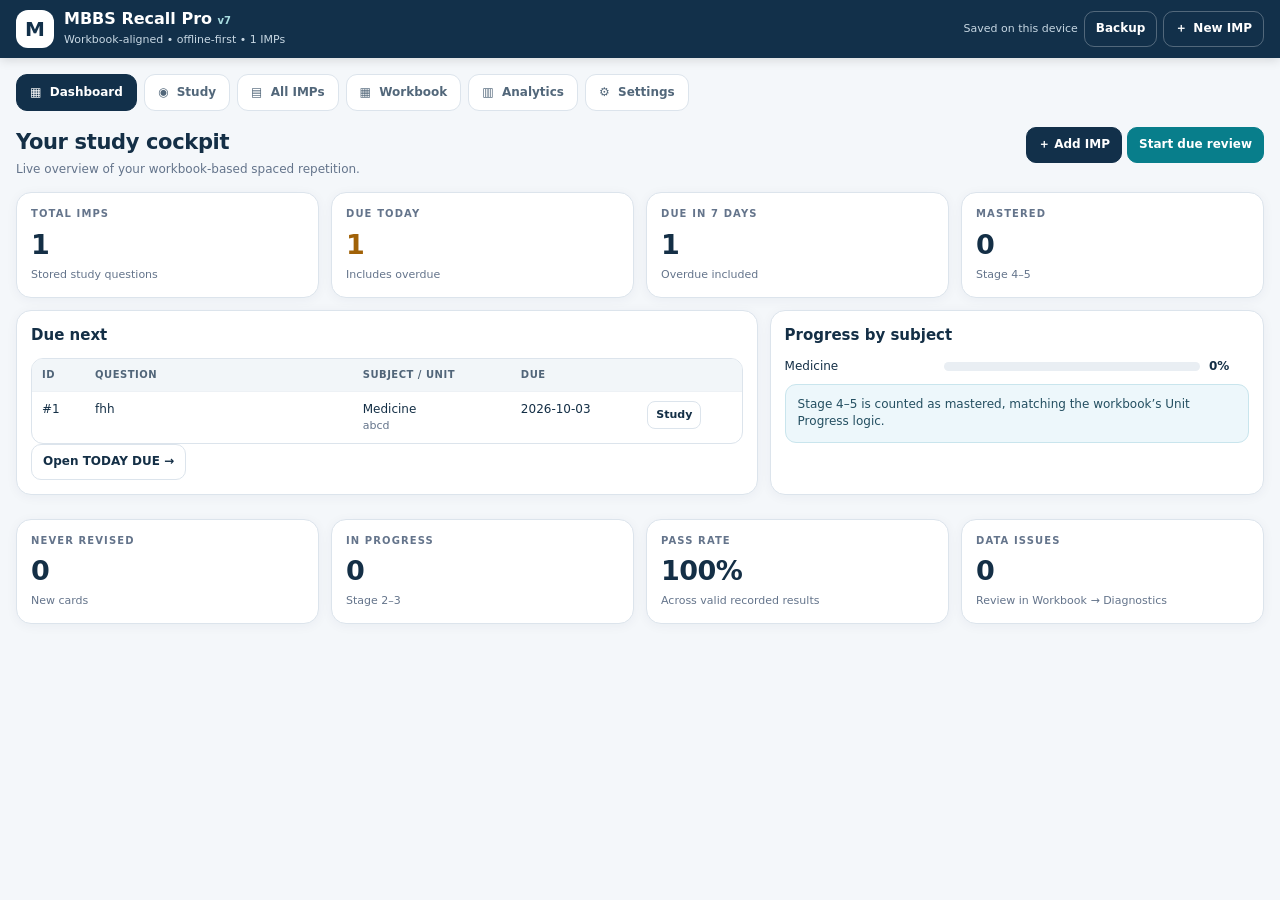
<file: index.html>
<!doctype html><html lang="en"><head><meta charset="utf-8"><meta name="viewport" content="width=device-width,initial-scale=1,viewport-fit=cover"><meta name="theme-color" content="#12304a"><meta name="description" content="Offline-first MBBS spaced repetition and workbook dashboard"><link rel="manifest" href="./manifest.json"><link rel="icon" href="./icon.svg" type="image/svg+xml"><title>MBBS Recall Pro</title><style>
:root{--ink:#142f46;--muted:#64748b;--line:#dce4ec;--paper:#f4f7fa;--card:#fff;--navy:#12304a;--teal:#087e8b;--gold:#e5a000;--red:#b42318;--green:#16845b;--shadow:0 2px 12px #16334b0c}*{box-sizing:border-box}body{margin:0;background:var(--paper);color:var(--ink);font:14px/1.45 system-ui,-apple-system,Segoe UI,Roboto,sans-serif}button,input,select,textarea{font:inherit}button{cursor:pointer}button:disabled{opacity:.45;cursor:not-allowed}a{color:inherit}.app-head{background:var(--navy);color:white;position:sticky;top:0;z-index:20;box-shadow:0 2px 10px #0002}.head-inner{max-width:1500px;margin:auto;padding:10px 16px;display:flex;align-items:center;gap:12px;justify-content:space-between}.brand{display:flex;align-items:center;gap:10px;min-width:0}.logo{width:38px;height:38px;border-radius:12px;background:#fff;color:var(--navy);display:grid;place-items:center;font-weight:900;font-size:20px}.brand-title{font-weight:800;font-size:16px;line-height:1.15}.subline{font-size:11px;color:#c7d7e3;margin-top:3px}.head-actions{display:flex;gap:6px;align-items:center}.btn{border:1px solid var(--line);background:#fff;color:var(--ink);border-radius:10px;padding:8px 11px;font-weight:650;font-size:12px;display:inline-flex;align-items:center;justify-content:center;gap:6px}.btn.primary{background:var(--navy);border-color:var(--navy);color:#fff}.btn.teal{background:var(--teal);border-color:var(--teal);color:#fff}.btn.danger{color:var(--red);border-color:#f2c6c2;background:#fff8f7}.btn.small{padding:5px 8px;font-size:11px;border-radius:8px}.btn.ghost{background:transparent;color:inherit;border-color:#ffffff45}.save-indicator{font-size:11px;color:#c7d7e3;white-space:nowrap}.main{max-width:1500px;margin:auto;padding:16px 16px 94px}.topnav{display:flex;gap:7px;overflow:auto;padding:0 0 12px;scrollbar-width:thin}.navbtn{white-space:nowrap;border:1px solid var(--line);background:white;border-radius:11px;padding:9px 13px;color:#52677a;font-weight:700;font-size:12px}.navbtn.active{background:var(--navy);border-color:var(--navy);color:white}.subnav{display:flex;gap:6px;overflow:auto;margin:0 0 13px;padding-bottom:5px}.subnav button{white-space:nowrap;border:1px solid var(--line);background:#fff;border-radius:9px;padding:7px 10px;font-size:11px;font-weight:700;color:#52677a}.subnav button.active{background:#e1f4f4;color:#075b65;border-color:#9ad5d9}.page-title{display:flex;align-items:flex-start;justify-content:space-between;gap:10px;flex-wrap:wrap;margin:4px 0 14px}.page-title h1{font-size:21px;margin:0 0 3px;letter-spacing:-.35px}.muted{color:var(--muted)}.tiny{font-size:11px}.smalltext{font-size:12px}.grid{display:grid;gap:12px}.metrics{grid-template-columns:repeat(4,minmax(0,1fr))}.metric,.panel{background:var(--card);border:1px solid var(--line);border-radius:15px;box-shadow:var(--shadow)}.metric{padding:14px}.metric .label{font-size:10px;text-transform:uppercase;letter-spacing:1.1px;color:var(--muted);font-weight:800}.metric .value{font-size:27px;font-weight:850;letter-spacing:-.5px;margin:3px 0}.metric .hint{font-size:11px;color:var(--muted)}.panel{padding:14px;margin-bottom:12px;min-width:0}.panel h2{font-size:15px;margin:0 0 11px}.panel h3{font-size:13px;margin:0 0 8px}.split{display:grid;grid-template-columns:1.2fr .8fr;gap:12px}.barline{display:grid;grid-template-columns:minmax(90px,150px) 1fr 40px;gap:9px;align-items:center;margin:9px 0;font-size:12px}.bar{height:9px;background:#e9eef3;border-radius:20px;overflow:hidden}.bar>i{display:block;height:100%;background:var(--teal);border-radius:20px}.toolbar{display:flex;gap:8px;flex-wrap:wrap;align-items:center;margin-bottom:12px}.field,.select,.area{border:1px solid #cbd6e0;background:white;border-radius:10px;padding:9px 10px;min-width:0;color:var(--ink);width:100%;outline:none}.field:focus,.select:focus,.area:focus{border-color:#4a9ba4;box-shadow:0 0 0 3px #087e8b18}.toolbar .field{flex:1;min-width:190px}.toolbar .select{width:auto;min-width:130px}.tablewrap{overflow:auto;border:1px solid var(--line);border-radius:12px;background:white;max-width:100%}table{border-collapse:separate;border-spacing:0;width:100%;font-size:12px;white-space:nowrap}th,td{padding:9px 10px;border-bottom:1px solid #edf1f5;text-align:left;vertical-align:top}th{background:#f2f6f9;color:#516579;font-size:10px;text-transform:uppercase;letter-spacing:.5px;position:sticky;top:0;z-index:1}tbody tr:last-child td{border-bottom:0}tbody tr:hover{background:#f7fbfd}td.wrap{white-space:normal;min-width:190px;max-width:380px}.pill{display:inline-flex;align-items:center;border-radius:999px;padding:3px 7px;font-size:10px;font-weight:800;background:#edf2f6;color:#506579}.pill.due{background:#fff0d2;color:#8a5200}.pill.pass{background:#dff6eb;color:#126b4a}.pill.fail{background:#fde8e7;color:#a12620}.pill.partial{background:#fff2d9;color:#8a5a00}.pill.issue{background:#ffebe9;color:#a12620}.pill.done{background:#e1f4eb;color:#176f4d}.actions{display:flex;gap:5px;align-items:center}.empty{padding:30px 12px;text-align:center;color:var(--muted)}.pagination{display:flex;justify-content:space-between;gap:8px;align-items:center;padding:10px 2px 0;flex-wrap:wrap}.formgrid{display:grid;grid-template-columns:repeat(2,minmax(0,1fr));gap:11px}.formfield{display:flex;flex-direction:column;gap:5px;font-size:11px;font-weight:750;color:#52677a}.formfield.full{grid-column:1/-1}.formfield textarea{min-height:76px;resize:vertical}.modal-backdrop{position:fixed;inset:0;background:#102a43a8;z-index:50;display:flex;align-items:flex-start;justify-content:center;padding:16px;overflow:auto}.modal{background:white;border-radius:17px;width:min(700px,100%);margin:auto;box-shadow:0 20px 70px #0003;overflow:hidden}.modalhead{display:flex;justify-content:space-between;align-items:center;padding:14px 17px;border-bottom:1px solid var(--line)}.modalhead h2{margin:0;font-size:16px}.modalbody{padding:16px}.modalfoot{display:flex;justify-content:flex-end;gap:8px;padding:12px 16px;border-top:1px solid var(--line)}.notice{padding:11px 12px;border-radius:11px;background:#edf7fb;border:1px solid #c9e5ed;color:#244f61;font-size:12px;margin:8px 0}.notice.warn{background:#fff7e7;border-color:#f4dca8;color:#77520c}.notice.error{background:#fff1f0;border-color:#f4c9c6;color:#922d27}.notice.good{background:#eaf8f0;border-color:#c6ead5;color:#176847}.studycard{max-width:850px;margin:0 auto}.question{font-size:22px;font-weight:800;line-height:1.3;margin:14px 0}.answer{white-space:pre-wrap;line-height:1.65;padding:14px;background:#f5f8fb;border:1px solid var(--line);border-radius:12px}.grade-row{display:grid;grid-template-columns:repeat(3,1fr);gap:8px}.grade{padding:14px 8px;border-radius:12px;font-weight:850;border:1px solid var(--line);background:white}.grade.fail{color:#a12620;border-color:#f1c7c4}.grade.partial{color:#8a5a00;border-color:#f0d7a1}.grade.pass{color:#126b4a;border-color:#b9e6d0}.subjectgrid{display:grid;grid-template-columns:repeat(3,minmax(0,1fr));gap:8px}.subjectcard{border:1px solid var(--line);border-radius:12px;padding:12px;background:#fff;text-align:left}.subjectcard strong{display:block;font-size:12px;margin-bottom:6px}.subjectcard .substats{font-size:11px;color:var(--muted)}.subjectcard:hover{border-color:#76bfc4;background:#f7ffff}.settinggrid{display:grid;grid-template-columns:repeat(3,minmax(0,1fr));gap:10px}.settingcard{border:1px solid var(--line);border-radius:12px;padding:12px;background:#fff}.hidden{display:none!important}.mobilebar{display:none}.footnote{font-size:11px;color:var(--muted);line-height:1.5}.toast-area{position:fixed;z-index:80;bottom:18px;right:18px;display:flex;flex-direction:column;gap:7px;max-width:min(390px,calc(100vw - 36px))}.toast{padding:11px 13px;background:#15364d;color:white;border-radius:11px;box-shadow:0 6px 25px #0003;font-size:12px}.toast button{margin-left:10px;border:1px solid #ffffff66;background:#ffffff18;color:white;border-radius:7px;padding:3px 6px}.kbd{font:11px ui-monospace,monospace;border:1px solid #cbd5e1;border-radius:5px;padding:2px 5px;background:#f8fafc}.checkrow{display:flex;align-items:center;gap:8px;font-size:12px}.statusrow{display:flex;gap:8px;align-items:center;flex-wrap:wrap}.progressline{height:7px;background:#e7edf2;border-radius:9px;overflow:hidden}.progressline span{display:block;height:100%;background:var(--teal)}
@media(max-width:850px){.metrics{grid-template-columns:repeat(2,minmax(0,1fr))}.split{grid-template-columns:1fr}.settinggrid{grid-template-columns:repeat(2,minmax(0,1fr))}.head-actions .wide{display:none}.main{padding:12px 10px 100px}.head-inner{padding:9px 10px}.subline{max-width:240px;white-space:nowrap;overflow:hidden;text-overflow:ellipsis}.mobilebar{display:flex;position:fixed;z-index:30;bottom:0;left:0;right:0;padding:7px max(8px,env(safe-area-inset-left)) calc(7px + env(safe-area-inset-bottom));background:#fff;border-top:1px solid var(--line);justify-content:space-around;box-shadow:0 -5px 20px #18334a0d}.mobilebar button{border:0;background:transparent;display:flex;flex-direction:column;align-items:center;gap:2px;padding:5px 7px;color:#607387;font-size:10px;font-weight:750}.mobilebar button.active{color:var(--teal)}.mobilebar .ico{font-size:18px}.topnav{display:none}.main{padding-bottom:105px}.question{font-size:20px}.subjectgrid{grid-template-columns:repeat(2,minmax(0,1fr))}}@media(max-width:480px){.metrics{gap:8px}.metric{padding:11px}.metric .value{font-size:24px}.panel{padding:11px}.formgrid{grid-template-columns:1fr}.formfield.full{grid-column:auto}.settinggrid{grid-template-columns:1fr}.page-title h1{font-size:19px}.head-actions .btn{padding:7px 8px}.brand-title{font-size:14px}.logo{width:34px;height:34px}.grade-row{gap:6px}.grade{font-size:12px}.barline{grid-template-columns:90px 1fr 34px;gap:6px}}
</style></head><body><header class="app-head"><div class="head-inner"><div class="brand"><div class="logo">M</div><div><div class="brand-title">MBBS Recall Pro <span style="font-size:10px;color:#a8dce0">v7</span></div><div class="subline" id="headStatus">Workbook-aligned • offline-first • loading…</div></div></div><div class="head-actions"><span class="save-indicator" id="saveStatus">Starting…</span><button class="btn ghost wide" data-action="export-json">Backup</button><button class="btn ghost" data-action="add-card">＋ <span class="wide">New IMP</span></button></div></div></header><main class="main"><nav class="topnav" id="topnav"></nav><div id="view"></div></main><nav class="mobilebar" id="mobilebar"></nav><div class="toast-area" id="toasts" aria-live="polite"></div><div id="modalroot"></div><input id="fileInput" type="file" accept=".json,.csv,.xlsx,application/json,text/csv,application/vnd.openxmlformats-officedocument.spreadsheetml.sheet" hidden><script src="./engine.js"></script><script src="./workbook-seed.js"></script><script src="./xlsx-import.js"></script><script src="./app.js"></script></body></html>
</file>
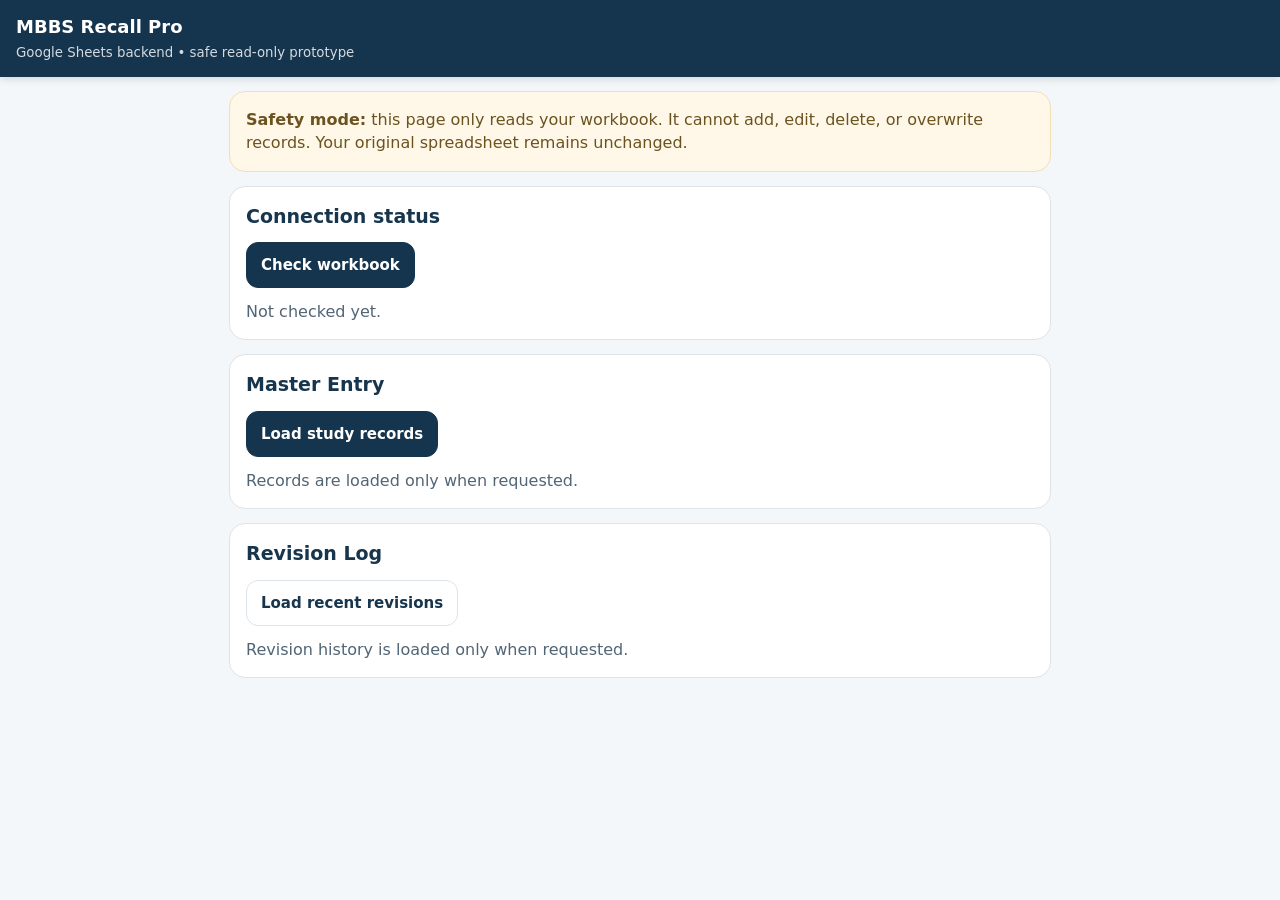
<file: apps-script-backend/Index.html>
<!doctype html>
<html>
<head>
  <base target="_top">
  <meta charset="utf-8">
  <meta name="viewport" content="width=device-width, initial-scale=1, viewport-fit=cover">
  <style>
    :root { color-scheme: light; --ink:#17364d; --muted:#526575; --line:#dce4e9; --paper:#f3f7f9; --white:#fff; --accent:#15344d; }
    * { box-sizing:border-box; }
    body { margin:0; font:16px/1.45 system-ui,-apple-system,Roboto,Arial,sans-serif; background:var(--paper); color:var(--ink); }
    header { position:sticky; top:0; z-index:2; padding:14px 16px; background:var(--accent); color:white; box-shadow:0 2px 8px #0002; }
    header strong { display:block; font-size:18px; }
    header small { opacity:.82; }
    main { max-width:850px; margin:0 auto; padding:14px; padding-bottom:40px; }
    .notice,.panel { background:var(--white); border:1px solid var(--line); border-radius:16px; padding:16px; margin-bottom:14px; }
    .notice { background:#fff8e8; border-color:#f0dfb7; color:#6b531f; }
    h2 { font-size:19px; margin:0 0 12px; }
    .actions { display:flex; gap:8px; flex-wrap:wrap; }
    button { border:1px solid var(--line); border-radius:12px; padding:12px 14px; background:white; color:var(--ink); font:600 15px system-ui; min-height:46px; }
    button.primary { background:var(--accent); color:white; border-color:var(--accent); }
    button:disabled { opacity:.55; }
    .status { margin-top:12px; color:var(--muted); overflow-wrap:anywhere; }
    .summary { color:var(--muted); font-size:14px; margin-bottom:10px; }
    .record { border:1px solid var(--line); border-radius:12px; padding:12px; margin:10px 0; background:white; }
    .record-head { font-weight:750; margin-bottom:8px; display:flex; gap:8px; justify-content:space-between; }
    .field { display:grid; grid-template-columns:minmax(95px, 34%) minmax(0,1fr); gap:10px; padding:6px 0; border-top:1px solid #edf1f3; }
    .key { color:var(--muted); font-size:13px; font-weight:650; }
    .val { min-width:0; overflow-wrap:anywhere; white-space:pre-wrap; }
    .empty { color:var(--muted); padding:12px 0; }
    .tag { font-size:12px; background:#e9f5ed; color:#226640; padding:3px 8px; border-radius:20px; }
    @media (min-width:650px) { .record-grid { display:grid; grid-template-columns:1fr 1fr; gap:10px; } .record { margin:0; } }
  </style>
</head>
<body>
  <header>
    <strong>MBBS Recall Pro</strong>
    <small>Google Sheets backend • safe read-only prototype</small>
  </header>
  <main>
    <div class="notice"><strong>Safety mode:</strong> this page only reads your workbook. It cannot add, edit, delete, or overwrite records. Your original spreadsheet remains unchanged.</div>
    <section class="panel">
      <h2>Connection status</h2>
      <div class="actions"><button class="primary" id="check">Check workbook</button></div>
      <div class="status" id="status" role="status">Not checked yet.</div>
    </section>
    <section class="panel">
      <h2>Master Entry</h2>
      <div class="actions"><button class="primary" id="loadMaster">Load study records</button></div>
      <div class="status" id="masterStatus">Records are loaded only when requested.</div>
      <div id="master"></div>
    </section>
    <section class="panel">
      <h2>Revision Log</h2>
      <div class="actions"><button id="loadRevisions">Load recent revisions</button></div>
      <div class="status" id="revisionStatus">Revision history is loaded only when requested.</div>
      <div id="revisions"></div>
    </section>
  </main>
<script>
  const byId = id => document.getElementById(id);
  function busy(button, yes) { button.disabled = yes; button.dataset.oldText ||= button.textContent; button.textContent = yes ? 'Loading…' : button.dataset.oldText; }
  function errorText(err) { return (err && err.message) ? err.message : String(err || 'Unknown error'); }
  function safeText(value) { return value == null || value === '' ? '—' : String(value); }

  byId('check').addEventListener('click', () => {
    const button = byId('check'); busy(button, true); byId('status').textContent = 'Checking…';
    google.script.run.withSuccessHandler(data => {
      busy(button, false);
      byId('status').textContent = 'Connected to "' + data.title + '". ' + data.sheets.length + ' tabs found. Read-only mode confirmed.';
    }).withFailureHandler(err => { busy(button, false); byId('status').textContent = 'Could not connect: ' + errorText(err); }).getBackendStatus();
  });

  function renderRecords(targetId, statusId, data) {
    const target = byId(targetId); target.replaceChildren();
    byId(statusId).textContent = data.count + ' non-empty record(s) found.' + (data.truncated ? ' Showing a limited sample.' : '');
    if (!data.records.length) { target.innerHTML = '<div class="empty">No records found in this range.</div>'; return; }
    const grid = document.createElement('div'); grid.className = 'record-grid';
    data.records.forEach(item => {
      const card = document.createElement('article'); card.className = 'record';
      const head = document.createElement('div'); head.className = 'record-head';
      const title = document.createElement('span'); title.textContent = 'Sheet row ' + item.sheetRow;
      const tag = document.createElement('span'); tag.className = 'tag'; tag.textContent = item.values[0] ? 'ID ' + item.values[0] : 'No ID';
      head.append(title, tag); card.append(head);
      item.values.forEach((value, i) => {
        if (value === '' || value == null) return;
        const field = document.createElement('div'); field.className = 'field';
        const key = document.createElement('div'); key.className = 'key'; key.textContent = data.headers[i] || ('Column ' + (i + 1));
        const val = document.createElement('div'); val.className = 'val'; val.textContent = safeText(value);
        field.append(key, val); card.append(field);
      });
      grid.append(card);
    });
    target.append(grid);
  }

  byId('loadMaster').addEventListener('click', () => {
    const button = byId('loadMaster'); busy(button, true); byId('masterStatus').textContent = 'Reading Master Entry…';
    google.script.run.withSuccessHandler(data => { busy(button, false); renderRecords('master','masterStatus',data); })
      .withFailureHandler(err => { busy(button, false); byId('masterStatus').textContent = 'Read failed: ' + errorText(err); }).getMasterRecords(200);
  });
  byId('loadRevisions').addEventListener('click', () => {
    const button = byId('loadRevisions'); busy(button, true); byId('revisionStatus').textContent = 'Reading Revision Log…';
    google.script.run.withSuccessHandler(data => { busy(button, false); renderRecords('revisions','revisionStatus',data); })
      .withFailureHandler(err => { busy(button, false); byId('revisionStatus').textContent = 'Read failed: ' + errorText(err); }).getRecentRevisions(100);
  });
</script>
</body>
</html>
</file>
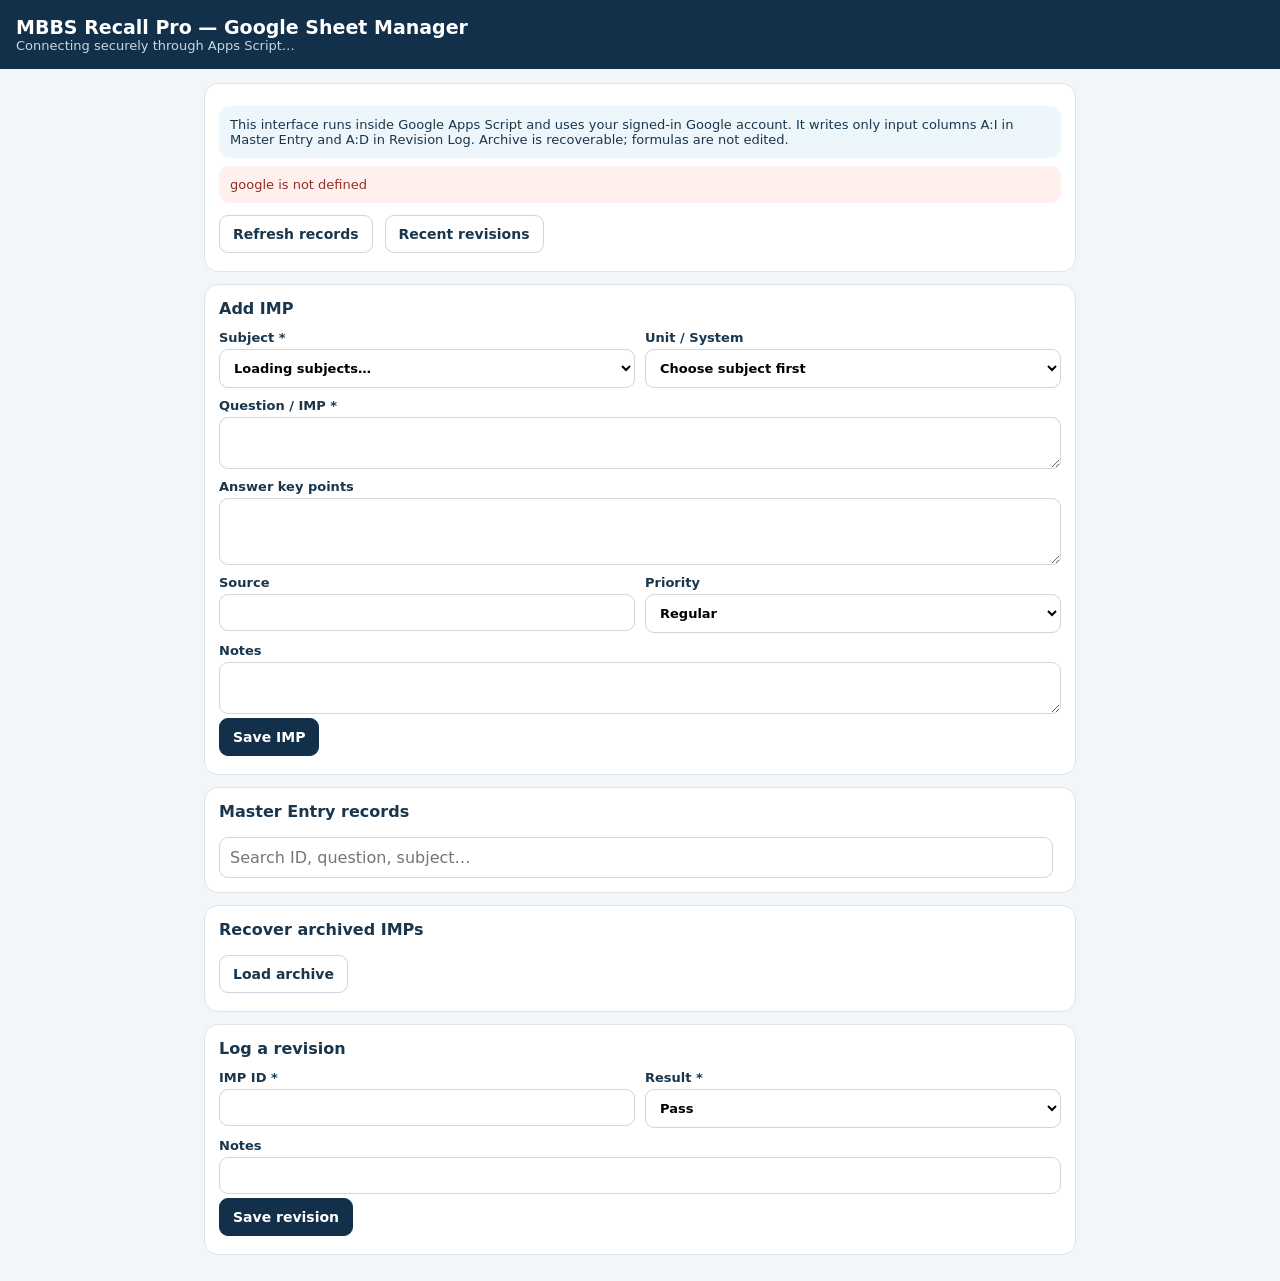
<file: apps-script/Index.html>
<!doctype html>
<html><head><base target="_top"><meta name="viewport" content="width=device-width,initial-scale=1">
<style>
:root{font:16px system-ui;color:#19364c;background:#f3f6f9}*{box-sizing:border-box}body{margin:0}header{background:#12304a;color:white;padding:16px;position:sticky;top:0}main{max-width:900px;margin:auto;padding:14px}.panel{background:white;border:1px solid #dce4ec;border-radius:14px;padding:14px;margin:0 0 12px}h1{font-size:19px;margin:0}h2{font-size:16px;margin:0 0 12px}.muted{color:#657789;font-size:13px}.notice{padding:11px;border-radius:10px;background:#edf7fb;margin:8px 0;font-size:13px}.error{background:#fff0ee;color:#922d27}.good{background:#eaf8f0;color:#176847}.grid{display:grid;grid-template-columns:1fr 1fr;gap:10px}.field{display:block;width:100%;padding:10px;border:1px solid #cbd6e0;border-radius:9px;background:white;font:inherit;margin-top:4px}.full{grid-column:1/-1}label{font-size:13px;font-weight:650}.btn{padding:10px 13px;border:1px solid #cbd6e0;border-radius:9px;background:white;font:600 14px system-ui;color:#19364c;margin:4px 4px 4px 0}.primary{background:#12304a;color:white;border-color:#12304a}.danger{color:#a12620}.item{border-top:1px solid #e7edf2;padding:11px 0}.item strong{display:block}.pill{font-size:11px;background:#edf2f6;border-radius:99px;padding:3px 7px}.row{display:flex;gap:8px;flex-wrap:wrap;align-items:center}.hide{display:none!important}@media(max-width:600px){.grid{grid-template-columns:1fr}.full{grid-column:auto}main{padding:9px}.panel{padding:12px}}
</style></head><body>
<header><h1>MBBS Recall Pro — Google Sheet Manager</h1><div id="subtitle" class="muted" style="color:#c7d7e3">Connecting securely through Apps Script…</div></header>
<main><section class="panel"><div class="notice">This interface runs inside Google Apps Script and uses your signed-in Google account. It writes only input columns A:I in Master Entry and A:D in Revision Log. Archive is recoverable; formulas are not edited.</div><div id="status" class="notice">Loading workbook…</div><div class="row"><button class="btn" onclick="refresh()">Refresh records</button><button class="btn" onclick="loadRevisions()">Recent revisions</button></div></section>
<section class="panel"><h2 id="formTitle">Add IMP</h2><form id="recordForm" onsubmit="saveRecord(event)"><div class="grid">
<label>Subject *<select class="field" name="subject" id="subjectSelect" required><option value="">Loading subjects…</option></select></label>
<label>Unit / System<select class="field" name="unit" id="unitSelect"><option value="">Choose subject first</option></select></label>
<label class="full">Question / IMP *<textarea class="field" name="question" required rows="2"></textarea></label>
<label class="full">Answer key points<textarea class="field" name="answer" rows="3"></textarea></label>
<label>Source<input class="field" name="source"></label>
<label>Priority<select class="field" name="priority"><option>Regular</option><option>Must-Do</option><option>Late</option></select></label>
<label class="full">Notes<textarea class="field" name="notes" rows="2"></textarea></label>
</div><div class="row"><button class="btn primary" type="submit">Save IMP</button><button class="btn hide" id="cancelEdit" type="button" onclick="resetForm()">Cancel edit</button></div></form></section>
<section class="panel"><h2>Master Entry records</h2><div class="row"><input id="search" class="field" placeholder="Search ID, question, subject…" oninput="renderRecords()" style="flex:1;min-width:180px"><span id="count" class="muted"></span></div><div id="records"></div></section>
<section class="panel"><h2>Recover archived IMPs</h2><div class="row"><button class="btn" onclick="loadArchive()">Load archive</button></div><div id="archive"></div></section>
<section class="panel"><h2>Log a revision</h2><form onsubmit="saveRevision(event)"><div class="grid"><label>IMP ID *<input id="revId" class="field" required inputmode="numeric"></label><label>Result *<select id="revResult" class="field"><option>Pass</option><option>Fail</option><option>Partial</option></select></label><label class="full">Notes<input id="revNotes" class="field"></label></div><button class="btn primary">Save revision</button></form><div id="revisions"></div></section>
</main>
<script>
let records=[], editing=null, busy=false, refreshing=false;
function msg(s,error=false){const e=document.getElementById('status');e.textContent=s;e.className='notice '+(error?'error':'good')}
function call(name,...args){return new Promise((resolve,reject)=>{const r=google.script.run.withSuccessHandler(resolve).withFailureHandler(e=>reject(new Error(e.message||String(e))));r[name](...args)})}
async function init(){try{const b=await call('getBootstrap');document.getElementById('subtitle').textContent=b.title+' · '+b.masterCount+' IMP rows · '+b.revisionCount+' revisions';msg('Connected. Loading workbook…');await loadSubjectUnitOptions();await Promise.all([refresh(true),loadArchive(),loadRevisions()]);msg('Connected. Records, archive and revisions are loaded.')}catch(e){msg(e.message,true)}}
let unitsBySubject={};
async function loadSubjectUnitOptions(){const data=await call('getSubjectUnitOptions');unitsBySubject=data.unitsBySubject||{};const s=document.getElementById('subjectSelect');s.innerHTML='<option value="">Choose subject…</option>'+(data.subjects||[]).map(v=>'<option value="'+esc(v)+'">'+esc(v)+'</option>').join('');s.onchange=()=>populateUnits(s.value,'');populateUnits(s.value,'')}
function populateUnits(subject,selected){const u=document.getElementById('unitSelect');const list=(unitsBySubject[subject]||[]).slice();if(selected&&!list.includes(selected))list.push(selected);u.innerHTML='<option value="">Choose unit / system…</option>'+list.map(v=>'<option value="'+esc(v)+'">'+esc(v)+'</option>').join('');u.value=selected||''}
async function refresh(quiet=false){if(refreshing)return;refreshing=true;try{records=await call('listRecords',250);renderRecords();document.getElementById('subtitle').textContent=records.length+' recent non-empty IMPs loaded';if(!quiet)msg('Records refreshed from Google Sheets.')}catch(e){msg(e.message,true);throw e}finally{refreshing=false}}
function esc(s){return String(s??'').replace(/[&<>"']/g,c=>({'&':'&amp;','<':'&lt;','>':'&gt;','"':'&quot;',"'":'&#39;'}[c]))}
function renderRecords(){const q=(document.getElementById('search').value||'').toLowerCase();const list=records.filter(r=>r.snapshot.join(' ').toLowerCase().includes(q));document.getElementById('count').textContent=list.length+' shown';document.getElementById('records').innerHTML=list.map(r=>'<div class="item"><div class="row"><strong>#'+esc(r.id)+' · '+esc(r.subject)+'</strong><span class="pill">'+esc(r.priority)+'</span></div><div>'+esc(r.unit)+' — '+esc(r.question)+'</div>'+(r.answer?'<div class="muted">'+esc(r.answer)+'</div>':'')+'<div class="row"><button class="btn" onclick="editRow('+r.row+')">Edit</button><button class="btn" onclick="chooseRevision('+esc(JSON.stringify(String(r.id)))+')">Log revision</button><button class="btn danger" onclick="archiveRow('+r.row+')">Archive</button></div></div>').join('')||'<p class="muted">No matching records.</p>'}
function formData(){const f=document.getElementById('recordForm');return Object.fromEntries(new FormData(f).entries())}
async function saveRecord(ev){ev.preventDefault();if(busy)return;busy=true;try{const d=formData();let success;if(editing){await call('editRecord',{row:editing.row,id:editing.id,expectedSnapshot:editing.snapshot,record:d});success='IMP updated safely.'}else{const r=await call('addRecord',d);success='IMP #'+r.id+' saved.'}resetForm();await refresh(true);msg(success)}catch(e){msg(e.message,true)}finally{busy=false}}
function editRow(row){const r=records.find(x=>x.row===row);if(!r)return;editing=r;const f=document.getElementById('recordForm');const subj=document.getElementById('subjectSelect');if(r.subject&&!Array.from(subj.options).some(o=>o.value===r.subject))subj.add(new Option(r.subject,r.subject));subj.value=r.subject||'';populateUnits(r.subject||'',r.unit||'');['question','answer','source','notes','priority'].forEach(k=>f.elements[k].value=({question:r.question,answer:r.answer,source:r.source,notes:r.notes,priority:r.priority})[k]||'');document.getElementById('formTitle').textContent='Edit IMP #'+r.id;document.getElementById('cancelEdit').classList.remove('hide');window.scrollTo({top:0,behavior:'smooth'});msg('Editing snapshot loaded. If the sheet changes before saving, the update will be rejected.',false)}
function resetForm(){editing=null;document.getElementById('recordForm').reset();populateUnits(document.getElementById('subjectSelect').value,'');document.getElementById('formTitle').textContent='Add IMP';document.getElementById('cancelEdit').classList.add('hide')}
async function archiveRow(row){if(busy)return;const r=records.find(x=>x.row===row);if(!r)return;if(!confirm('Archive IMP #'+r.id+'? A recoverable copy will be saved to a hidden archive, then only input cells A:I will be cleared.'))return;busy=true;try{const result=await call('archiveRecord',{row:r.row,id:r.id,expectedSnapshot:r.snapshot});await Promise.all([refresh(true),loadArchive()]);msg(result.message)}catch(e){msg(e.message,true)}finally{busy=false}}
function chooseRevision(id){document.getElementById('revId').value=id;document.getElementById('revResult').focus();window.scrollTo({top:document.body.scrollHeight,behavior:'smooth'})}
async function saveRevision(ev){ev.preventDefault();if(busy)return;busy=true;try{const r=await call('addRevision',{id:document.getElementById('revId').value,result:document.getElementById('revResult').value,notes:document.getElementById('revNotes').value});document.getElementById('revNotes').value='';await loadRevisions();msg(r.message)}catch(e){msg(e.message,true)}finally{busy=false}}
async function loadArchive(){try{const rows=await call('listArchive',100);document.getElementById('archive').innerHTML=rows.map(r=>'<div class="item"><strong>#'+esc(r.id)+' · '+esc(r.subject)+' · '+esc(r.archivedAt)+'</strong><div>'+esc(r.question)+'</div><button class="btn" onclick="restoreArchivedRow('+r.archiveRow+','+esc(JSON.stringify(String(r.id)))+')">Restore IMP</button></div>').join('')||'<p class="muted">No recoverable archived IMPs found.</p>'}catch(e){msg(e.message,true);throw e}}
async function restoreArchivedRow(row,id){if(busy)return;if(!confirm('Restore IMP #'+id+'? If its ID already exists with different content, the server will refuse to create a duplicate.'))return;busy=true;try{const r=await call('restoreArchived',{archiveRow:row,id});await Promise.all([refresh(true),loadArchive()]);msg(r.message)}catch(e){msg(e.message,true)}finally{busy=false}}
async function loadRevisions(){try{const rows=await call('getRecentRevisions',50);document.getElementById('revisions').innerHTML=rows.map(r=>'<div class="item"><strong>'+esc(r.date)+' · IMP #'+esc(r.id)+' · '+esc(r.result)+'</strong><div class="muted">'+esc(r.notes)+'</div></div>').join('')||'<p class="muted">No revisions found.</p>'}catch(e){msg(e.message,true);throw e}}
init();
</script></body></html>
</file>
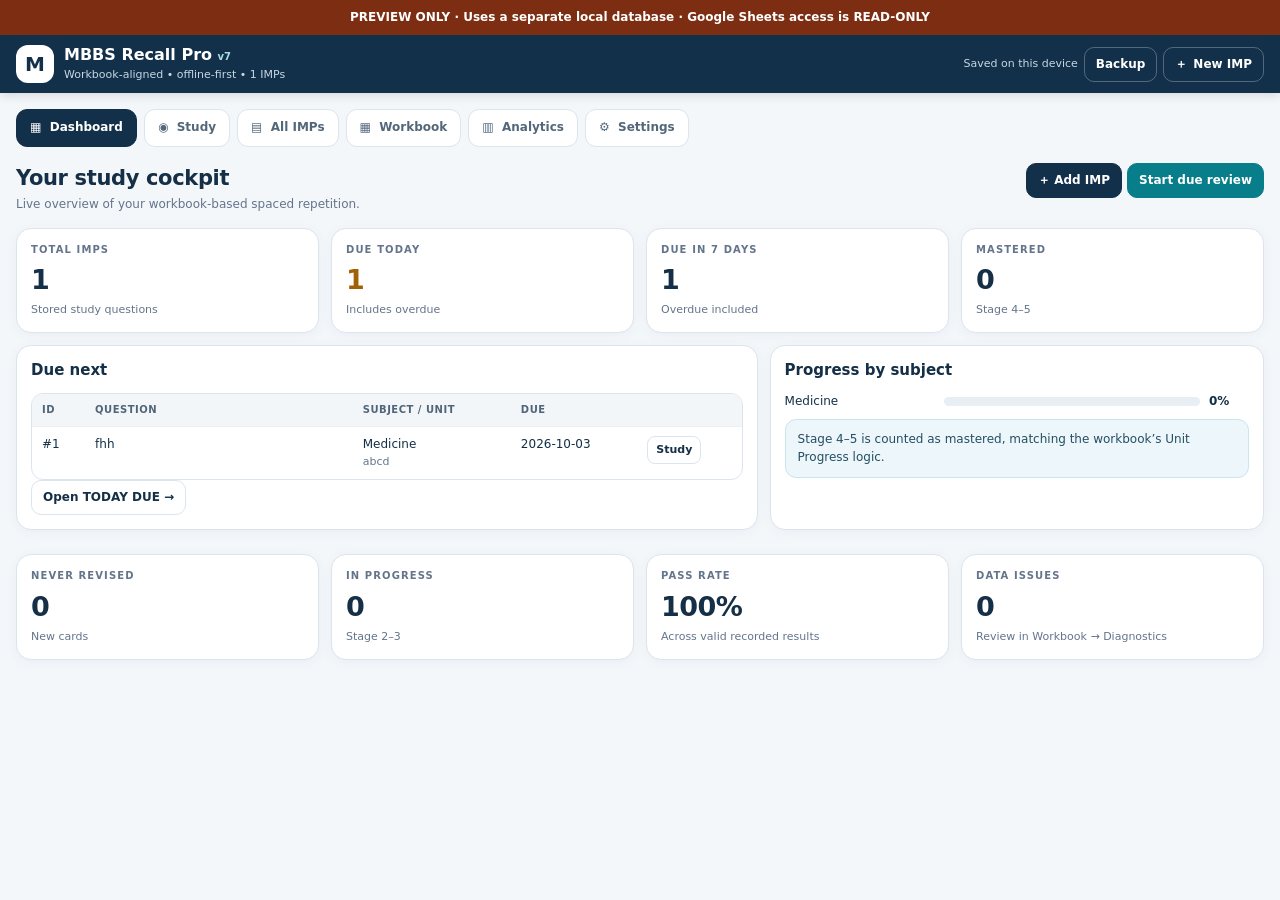
<file: preview/index.html>
<!doctype html><html lang="en"><head><meta charset="utf-8"><meta name="viewport" content="width=device-width,initial-scale=1,viewport-fit=cover"><meta name="theme-color" content="#12304a"><meta name="description" content="Offline-first MBBS spaced repetition and workbook dashboard"><link rel="manifest" href="./manifest.json"><link rel="icon" href="./icon.svg" type="image/svg+xml"><title>MBBS Recall Pro — Sheets Preview</title><style>
:root{--ink:#142f46;--muted:#64748b;--line:#dce4ec;--paper:#f4f7fa;--card:#fff;--navy:#12304a;--teal:#087e8b;--gold:#e5a000;--red:#b42318;--green:#16845b;--shadow:0 2px 12px #16334b0c}*{box-sizing:border-box}body{margin:0;background:var(--paper);color:var(--ink);font:14px/1.45 system-ui,-apple-system,Segoe UI,Roboto,sans-serif}button,input,select,textarea{font:inherit}button{cursor:pointer}button:disabled{opacity:.45;cursor:not-allowed}a{color:inherit}.app-head{background:var(--navy);color:white;position:sticky;top:0;z-index:20;box-shadow:0 2px 10px #0002}.head-inner{max-width:1500px;margin:auto;padding:10px 16px;display:flex;align-items:center;gap:12px;justify-content:space-between}.brand{display:flex;align-items:center;gap:10px;min-width:0}.logo{width:38px;height:38px;border-radius:12px;background:#fff;color:var(--navy);display:grid;place-items:center;font-weight:900;font-size:20px}.brand-title{font-weight:800;font-size:16px;line-height:1.15}.subline{font-size:11px;color:#c7d7e3;margin-top:3px}.head-actions{display:flex;gap:6px;align-items:center}.btn{border:1px solid var(--line);background:#fff;color:var(--ink);border-radius:10px;padding:8px 11px;font-weight:650;font-size:12px;display:inline-flex;align-items:center;justify-content:center;gap:6px}.btn.primary{background:var(--navy);border-color:var(--navy);color:#fff}.btn.teal{background:var(--teal);border-color:var(--teal);color:#fff}.btn.danger{color:var(--red);border-color:#f2c6c2;background:#fff8f7}.btn.small{padding:5px 8px;font-size:11px;border-radius:8px}.btn.ghost{background:transparent;color:inherit;border-color:#ffffff45}.save-indicator{font-size:11px;color:#c7d7e3;white-space:nowrap}.main{max-width:1500px;margin:auto;padding:16px 16px 94px}.topnav{display:flex;gap:7px;overflow:auto;padding:0 0 12px;scrollbar-width:thin}.navbtn{white-space:nowrap;border:1px solid var(--line);background:white;border-radius:11px;padding:9px 13px;color:#52677a;font-weight:700;font-size:12px}.navbtn.active{background:var(--navy);border-color:var(--navy);color:white}.subnav{display:flex;gap:6px;overflow:auto;margin:0 0 13px;padding-bottom:5px}.subnav button{white-space:nowrap;border:1px solid var(--line);background:#fff;border-radius:9px;padding:7px 10px;font-size:11px;font-weight:700;color:#52677a}.subnav button.active{background:#e1f4f4;color:#075b65;border-color:#9ad5d9}.page-title{display:flex;align-items:flex-start;justify-content:space-between;gap:10px;flex-wrap:wrap;margin:4px 0 14px}.page-title h1{font-size:21px;margin:0 0 3px;letter-spacing:-.35px}.muted{color:var(--muted)}.tiny{font-size:11px}.smalltext{font-size:12px}.grid{display:grid;gap:12px}.metrics{grid-template-columns:repeat(4,minmax(0,1fr))}.metric,.panel{background:var(--card);border:1px solid var(--line);border-radius:15px;box-shadow:var(--shadow)}.metric{padding:14px}.metric .label{font-size:10px;text-transform:uppercase;letter-spacing:1.1px;color:var(--muted);font-weight:800}.metric .value{font-size:27px;font-weight:850;letter-spacing:-.5px;margin:3px 0}.metric .hint{font-size:11px;color:var(--muted)}.panel{padding:14px;margin-bottom:12px;min-width:0}.panel h2{font-size:15px;margin:0 0 11px}.panel h3{font-size:13px;margin:0 0 8px}.split{display:grid;grid-template-columns:1.2fr .8fr;gap:12px}.barline{display:grid;grid-template-columns:minmax(90px,150px) 1fr 40px;gap:9px;align-items:center;margin:9px 0;font-size:12px}.bar{height:9px;background:#e9eef3;border-radius:20px;overflow:hidden}.bar>i{display:block;height:100%;background:var(--teal);border-radius:20px}.toolbar{display:flex;gap:8px;flex-wrap:wrap;align-items:center;margin-bottom:12px}.field,.select,.area{border:1px solid #cbd6e0;background:white;border-radius:10px;padding:9px 10px;min-width:0;color:var(--ink);width:100%;outline:none}.field:focus,.select:focus,.area:focus{border-color:#4a9ba4;box-shadow:0 0 0 3px #087e8b18}.toolbar .field{flex:1;min-width:190px}.toolbar .select{width:auto;min-width:130px}.tablewrap{overflow:auto;border:1px solid var(--line);border-radius:12px;background:white;max-width:100%}table{border-collapse:separate;border-spacing:0;width:100%;font-size:12px;white-space:nowrap}th,td{padding:9px 10px;border-bottom:1px solid #edf1f5;text-align:left;vertical-align:top}th{background:#f2f6f9;color:#516579;font-size:10px;text-transform:uppercase;letter-spacing:.5px;position:sticky;top:0;z-index:1}tbody tr:last-child td{border-bottom:0}tbody tr:hover{background:#f7fbfd}td.wrap{white-space:normal;min-width:190px;max-width:380px}.pill{display:inline-flex;align-items:center;border-radius:999px;padding:3px 7px;font-size:10px;font-weight:800;background:#edf2f6;color:#506579}.pill.due{background:#fff0d2;color:#8a5200}.pill.pass{background:#dff6eb;color:#126b4a}.pill.fail{background:#fde8e7;color:#a12620}.pill.partial{background:#fff2d9;color:#8a5a00}.pill.issue{background:#ffebe9;color:#a12620}.pill.done{background:#e1f4eb;color:#176f4d}.actions{display:flex;gap:5px;align-items:center}.empty{padding:30px 12px;text-align:center;color:var(--muted)}.pagination{display:flex;justify-content:space-between;gap:8px;align-items:center;padding:10px 2px 0;flex-wrap:wrap}.formgrid{display:grid;grid-template-columns:repeat(2,minmax(0,1fr));gap:11px}.formfield{display:flex;flex-direction:column;gap:5px;font-size:11px;font-weight:750;color:#52677a}.formfield.full{grid-column:1/-1}.formfield textarea{min-height:76px;resize:vertical}.modal-backdrop{position:fixed;inset:0;background:#102a43a8;z-index:50;display:flex;align-items:flex-start;justify-content:center;padding:16px;overflow:auto}.modal{background:white;border-radius:17px;width:min(700px,100%);margin:auto;box-shadow:0 20px 70px #0003;overflow:hidden}.modalhead{display:flex;justify-content:space-between;align-items:center;padding:14px 17px;border-bottom:1px solid var(--line)}.modalhead h2{margin:0;font-size:16px}.modalbody{padding:16px}.modalfoot{display:flex;justify-content:flex-end;gap:8px;padding:12px 16px;border-top:1px solid var(--line)}.notice{padding:11px 12px;border-radius:11px;background:#edf7fb;border:1px solid #c9e5ed;color:#244f61;font-size:12px;margin:8px 0}.notice.warn{background:#fff7e7;border-color:#f4dca8;color:#77520c}.notice.error{background:#fff1f0;border-color:#f4c9c6;color:#922d27}.notice.good{background:#eaf8f0;border-color:#c6ead5;color:#176847}.studycard{max-width:850px;margin:0 auto}.question{font-size:22px;font-weight:800;line-height:1.3;margin:14px 0}.answer{white-space:pre-wrap;line-height:1.65;padding:14px;background:#f5f8fb;border:1px solid var(--line);border-radius:12px}.grade-row{display:grid;grid-template-columns:repeat(3,1fr);gap:8px}.grade{padding:14px 8px;border-radius:12px;font-weight:850;border:1px solid var(--line);background:white}.grade.fail{color:#a12620;border-color:#f1c7c4}.grade.partial{color:#8a5a00;border-color:#f0d7a1}.grade.pass{color:#126b4a;border-color:#b9e6d0}.subjectgrid{display:grid;grid-template-columns:repeat(3,minmax(0,1fr));gap:8px}.subjectcard{border:1px solid var(--line);border-radius:12px;padding:12px;background:#fff;text-align:left}.subjectcard strong{display:block;font-size:12px;margin-bottom:6px}.subjectcard .substats{font-size:11px;color:var(--muted)}.subjectcard:hover{border-color:#76bfc4;background:#f7ffff}.settinggrid{display:grid;grid-template-columns:repeat(3,minmax(0,1fr));gap:10px}.settingcard{border:1px solid var(--line);border-radius:12px;padding:12px;background:#fff}.hidden{display:none!important}.mobilebar{display:none}.footnote{font-size:11px;color:var(--muted);line-height:1.5}.toast-area{position:fixed;z-index:80;bottom:18px;right:18px;display:flex;flex-direction:column;gap:7px;max-width:min(390px,calc(100vw - 36px))}.toast{padding:11px 13px;background:#15364d;color:white;border-radius:11px;box-shadow:0 6px 25px #0003;font-size:12px}.toast button{margin-left:10px;border:1px solid #ffffff66;background:#ffffff18;color:white;border-radius:7px;padding:3px 6px}.kbd{font:11px ui-monospace,monospace;border:1px solid #cbd5e1;border-radius:5px;padding:2px 5px;background:#f8fafc}.checkrow{display:flex;align-items:center;gap:8px;font-size:12px}.statusrow{display:flex;gap:8px;align-items:center;flex-wrap:wrap}.progressline{height:7px;background:#e7edf2;border-radius:9px;overflow:hidden}.progressline span{display:block;height:100%;background:var(--teal)}
@media(max-width:850px){.metrics{grid-template-columns:repeat(2,minmax(0,1fr))}.split{grid-template-columns:1fr}.settinggrid{grid-template-columns:repeat(2,minmax(0,1fr))}.head-actions .wide{display:none}.main{padding:12px 10px 100px}.head-inner{padding:9px 10px}.subline{max-width:240px;white-space:nowrap;overflow:hidden;text-overflow:ellipsis}.mobilebar{display:flex;position:fixed;z-index:30;bottom:0;left:0;right:0;padding:7px max(8px,env(safe-area-inset-left)) calc(7px + env(safe-area-inset-bottom));background:#fff;border-top:1px solid var(--line);justify-content:space-around;box-shadow:0 -5px 20px #18334a0d}.mobilebar button{border:0;background:transparent;display:flex;flex-direction:column;align-items:center;gap:2px;padding:5px 7px;color:#607387;font-size:10px;font-weight:750}.mobilebar button.active{color:var(--teal)}.mobilebar .ico{font-size:18px}.topnav{display:none}.main{padding-bottom:105px}.question{font-size:20px}.subjectgrid{grid-template-columns:repeat(2,minmax(0,1fr))}}@media(max-width:480px){.metrics{gap:8px}.metric{padding:11px}.metric .value{font-size:24px}.panel{padding:11px}.formgrid{grid-template-columns:1fr}.formfield.full{grid-column:auto}.settinggrid{grid-template-columns:1fr}.page-title h1{font-size:19px}.head-actions .btn{padding:7px 8px}.brand-title{font-size:14px}.logo{width:34px;height:34px}.grade-row{gap:6px}.grade{font-size:12px}.barline{grid-template-columns:90px 1fr 34px;gap:6px}}
</style></head><body><div style="background:#7c2d12;color:#fff;padding:9px 12px;text-align:center;font-weight:800;font-size:12px;position:relative;z-index:1000">PREVIEW ONLY · Uses a separate local database · Google Sheets access is READ-ONLY</div><header class="app-head"><div class="head-inner"><div class="brand"><div class="logo">M</div><div><div class="brand-title">MBBS Recall Pro <span style="font-size:10px;color:#a8dce0">v7</span></div><div class="subline" id="headStatus">Workbook-aligned • offline-first • loading…</div></div></div><div class="head-actions"><span class="save-indicator" id="saveStatus">Starting…</span><button class="btn ghost wide" data-action="export-json">Backup</button><button class="btn ghost" data-action="add-card">＋ <span class="wide">New IMP</span></button></div></div></header><main class="main"><nav class="topnav" id="topnav"></nav><div id="view"></div></main><nav class="mobilebar" id="mobilebar"></nav><div class="toast-area" id="toasts" aria-live="polite"></div><div id="modalroot"></div><input id="fileInput" type="file" accept=".json,.csv,.xlsx,application/json,text/csv,application/vnd.openxmlformats-officedocument.spreadsheetml.sheet" hidden><script src="./engine.js"></script><script src="./workbook-seed.js"></script><script src="./xlsx-import.js"></script><script src="./google-sheets-readonly.js"></script><script src="./app.js"></script><script src="./google-sheets-ui.js"></script></body></html>
</file>
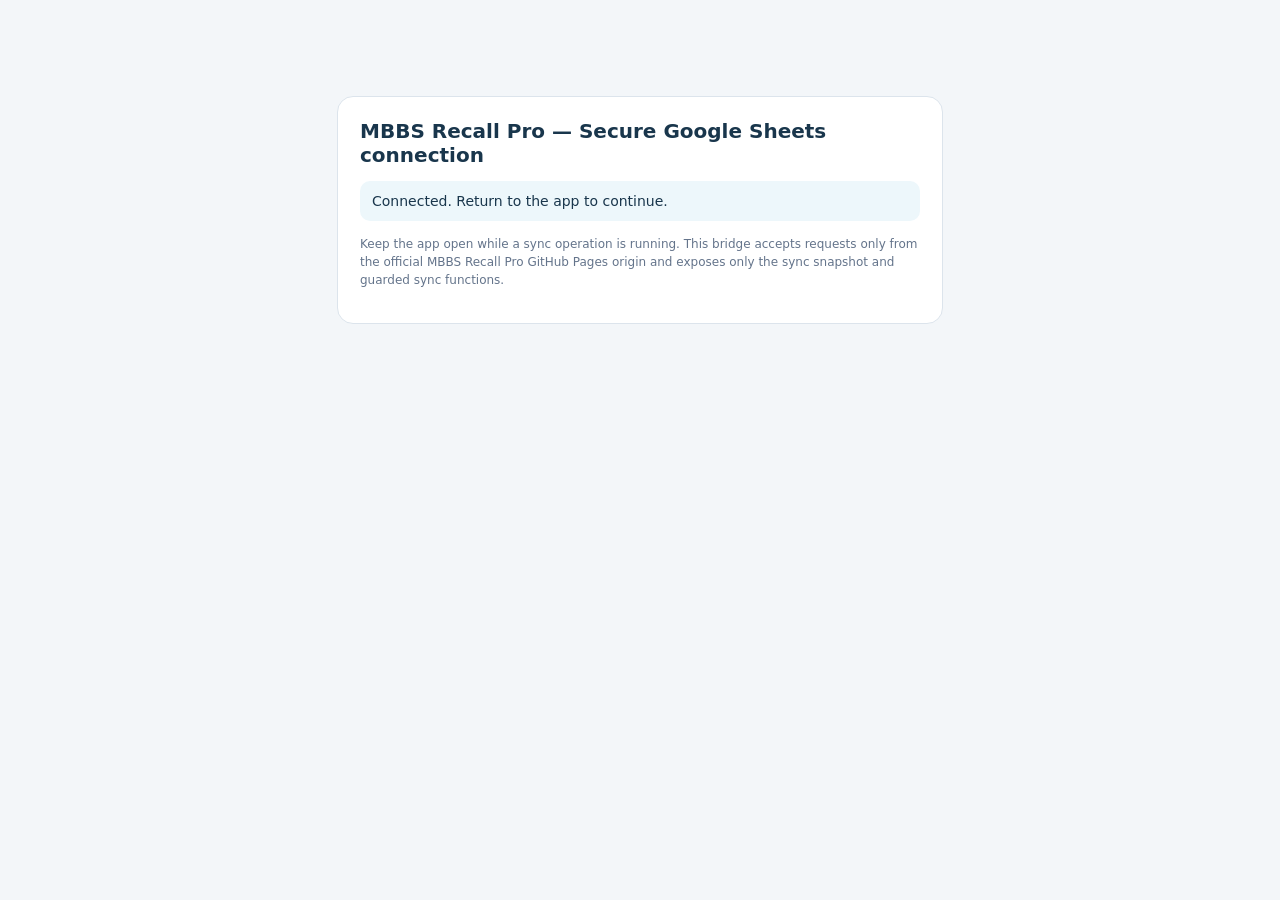
<file: apps-script/Bridge.html>
<!doctype html>
<html><head><base target="_top"><meta name="viewport" content="width=device-width,initial-scale=1">
<style>
body{font:16px system-ui,sans-serif;margin:0;padding:24px;color:#19364c;background:#f3f6f9}main{max-width:560px;margin:8vh auto;background:#fff;border:1px solid #dce4ec;border-radius:16px;padding:22px}h1{font-size:20px;margin:0 0 12px}.status{padding:12px;border-radius:10px;background:#edf7fb;font-size:14px}.small{color:#64748b;font-size:12px;line-height:1.5}
</style></head><body data-nonce="<?= nonce ?>"><main><h1>MBBS Recall Pro — Secure Google Sheets connection</h1><p id="status" class="status">Connecting to the app…</p><p class="small">Keep the app open while a sync operation is running. This bridge accepts requests only from the official MBBS Recall Pro GitHub Pages origin and exposes only the sync snapshot and guarded sync functions.</p></main>
<script>
(function(){
  'use strict';
  const ALLOWED_ORIGIN='https://bigerror404.github.io';
  const params=new URLSearchParams(location.search);
  const nonce=String(document.body.getAttribute('data-nonce')||params.get('nonce')||'').replace(/[^a-f0-9]/gi,'');
  const status=document.getElementById('status');
  function send(message){
    if(nonce && window.top) window.top.postMessage(Object.assign({nonce:nonce},message),ALLOWED_ORIGIN);
  }
  if(!nonce){status.textContent='Missing connection nonce. Close this window and reconnect from MBBS Recall Pro.';return;}
  function onBridgeMessage(event){
    if(event.origin!==ALLOWED_ORIGIN)return;
    const m=event.data||{};
    if(m.nonce!==nonce||m.type!=='MBBS_SYNC_REQUEST')return;
    const id=String(m.id||'');
    const payload=m.payload;
    if(m.method==='getSyncSnapshot'){
      status.textContent='Reading Master Entry, Revision Log and Units Config…';
      google.script.run.withSuccessHandler(function(result){status.textContent='Snapshot loaded. Return to MBBS Recall Pro.';send({type:'MBBS_SYNC_RESULT',id:id,ok:true,result:result});})
        .withFailureHandler(function(error){status.textContent='Sync read failed. Return to the app for details.';send({type:'MBBS_SYNC_RESULT',id:id,ok:false,error:String(error&&error.message||error)});})
        .getSyncSnapshot();
    }else if(m.method==='syncApplyChanges'){
      status.textContent='Applying guarded changes and verifying saved rows…';
      google.script.run.withSuccessHandler(function(result){status.textContent='Sync changes completed. Return to MBBS Recall Pro.';send({type:'MBBS_SYNC_RESULT',id:id,ok:true,result:result});})
        .withFailureHandler(function(error){status.textContent='Some sync operation was rejected or failed verification. Refresh the snapshot before retrying.';send({type:'MBBS_SYNC_RESULT',id:id,ok:false,error:String(error&&error.message||error)});})
        .syncApplyChanges(payload||{});
    }else{
      send({type:'MBBS_SYNC_RESULT',id:id,ok:false,error:'This bridge method is not allowed.'});
    }
  }
  window.addEventListener('message',onBridgeMessage);

  send({type:'MBBS_SYNC_READY'});
  status.textContent='Connected. Return to the app to continue.';
})();
</script></body></html>
</file>
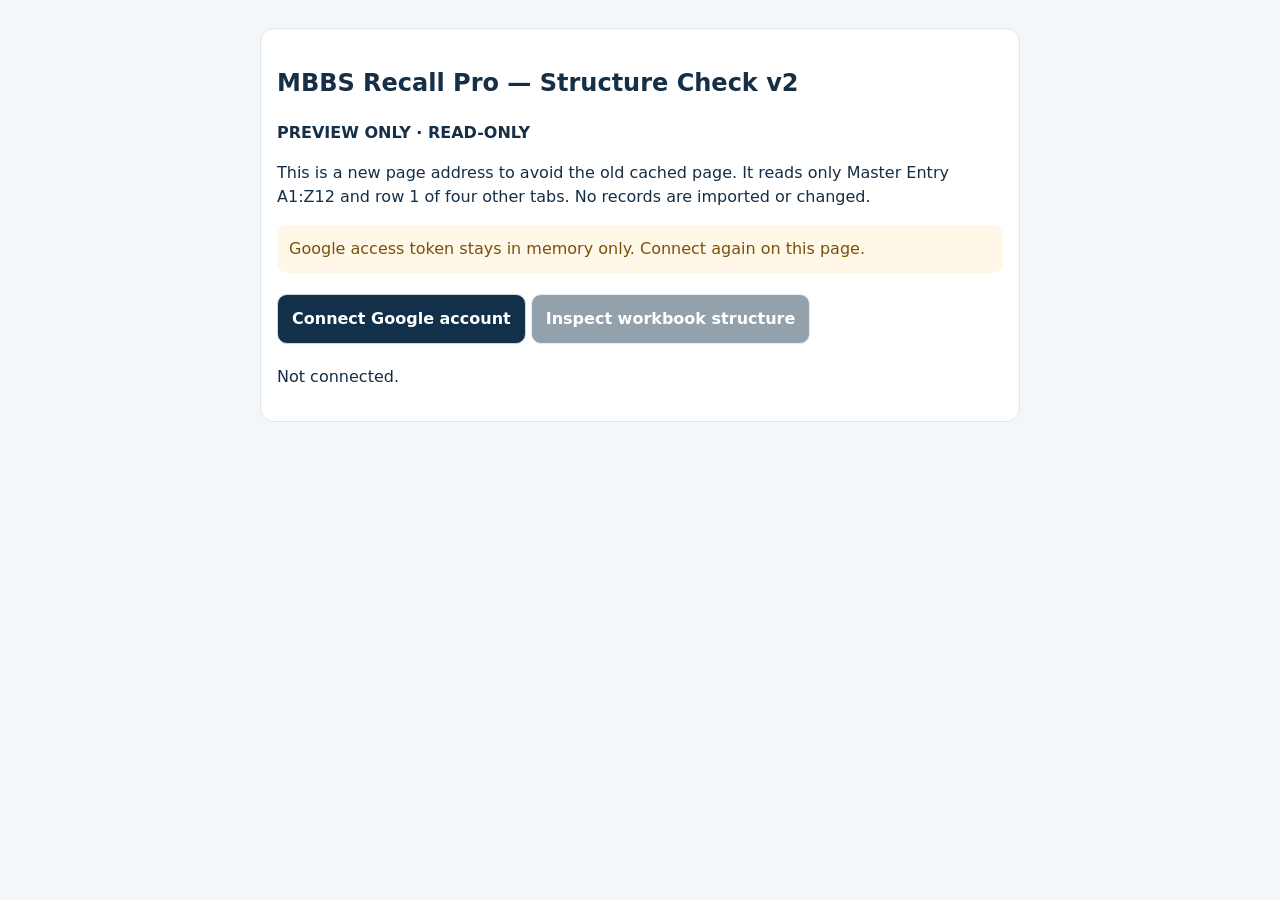
<file: preview/headers-v2.html>
<!doctype html>
<html lang="en"><head><meta charset="utf-8"><meta name="viewport" content="width=device-width,initial-scale=1"><meta name="theme-color" content="#12304a"><title>MBBS Recall Pro — Structure Check v2</title>
<style>body{font:16px/1.5 system-ui,sans-serif;max-width:760px;margin:0 auto;padding:16px;background:#f4f7fa;color:#142f46}section{background:#fff;border:1px solid #dce4ec;border-radius:14px;padding:16px;margin:12px 0}button{padding:12px 14px;border:1px solid #ccd7e1;border-radius:10px;background:#12304a;color:#fff;font:inherit;font-weight:700;margin:5px 5px 5px 0}button:disabled{opacity:.45}.notice{padding:12px;border-radius:10px;background:#fff7e7;color:#77520c}.ok{background:#eaf8f0;color:#176847}.err{background:#fff1f0;color:#922d27}table{border-collapse:collapse;width:100%;font-size:14px;table-layout:fixed}td,th{text-align:left;border-bottom:1px solid #e6edf2;padding:8px;overflow-wrap:anywhere;vertical-align:top}th:first-child{width:48px}h2{font-size:20px}</style></head>
<body><section><h1>MBBS Recall Pro — Structure Check v2</h1><p><b>PREVIEW ONLY · READ-ONLY</b></p><p>This is a new page address to avoid the old cached page. It reads only Master Entry A1:Z12 and row 1 of four other tabs. No records are imported or changed.</p><p class="notice">Google access token stays in memory only. Connect again on this page.</p><button id="connect">Connect Google account</button><button id="inspect" disabled>Inspect workbook structure</button><p id="status" role="status">Not connected.</p></section><div id="results"></div>
<script src="./google-sheets-readonly.js?v=structure-v2"></script><script>
(() => {
const CLIENT='237396931415-v9qn32rpikjngn6tba2ljsv260rcp6aj.apps.googleusercontent.com';
const SHEET='1wSA5eYsTYCZE-q2CdGOiQshrr-bdTE-63Lo_iw3lBLE';
const status=document.getElementById('status'), connect=document.getElementById('connect'), inspect=document.getElementById('inspect'), results=document.getElementById('results');
let busy=false;
function say(s,kind=''){status.className='notice '+kind;status.textContent=s;}
connect.addEventListener('click',async()=>{if(busy)return;busy=true;connect.disabled=true;try{await window.MBBSGoogleSheets.connect(CLIENT);inspect.disabled=false;say('Google connected. Ready to inspect workbook structure.','ok');}catch(e){say(e.message||String(e),'err');}finally{busy=false;connect.disabled=false;}});
inspect.addEventListener('click',async()=>{if(busy)return;busy=true;inspect.disabled=true;results.replaceChildren();say('Reading only the specified small ranges…');const targets=[{title:'Master Entry — rows 1–12',range:"'Master Entry'!A1:Z12"},{title:'Revision Log — row 1',range:"'Revision Log'!1:1"},{title:'TODAY DUE — row 1',range:"'TODAY DUE'!1:1"},{title:'THIS WEEK — row 1',range:"'THIS WEEK'!1:1"},{title:'Data Health — row 1',range:"'Data Health'!1:1"}];try{for(const target of targets){const box=document.createElement('section');const h=document.createElement('h2');h.textContent=target.title;box.append(h);try{const data=await window.MBBSGoogleSheets.readRange(SHEET,target.range);const rows=data.values||[];if(!rows.length){const p=document.createElement('p');p.textContent='No non-empty cells returned for this range.';box.append(p);}else{const table=document.createElement('table');rows.forEach((row,ri)=>{const tr=document.createElement('tr'),th=document.createElement('th');th.textContent=target.title.startsWith('Master Entry')?'Row '+(ri+1):'Col';tr.append(th);(row||[]).forEach((v,ci)=>{if(v!==''&&v!==null&&v!==undefined){const td=document.createElement('td');td.textContent=(target.title.startsWith('Master Entry')?'Column '+String.fromCharCode(65+ci)+': ':'')+String(v);tr.append(td);}});if(tr.children.length>1)table.append(tr);});if(!table.rows.length){const p=document.createElement('p');p.textContent='Range returned, but no non-empty cells were present.';box.append(p);}else box.append(table);}}catch(e){const p=document.createElement('p');p.className='notice err';p.textContent=e.message||String(e);box.append(p);}results.append(box);}say('Done. Only the specified ranges were read. No records were imported or changed.','ok');}catch(e){say(e.message||String(e),'err');}finally{busy=false;inspect.disabled=false;}});
})();
</script></body></html>
</file>
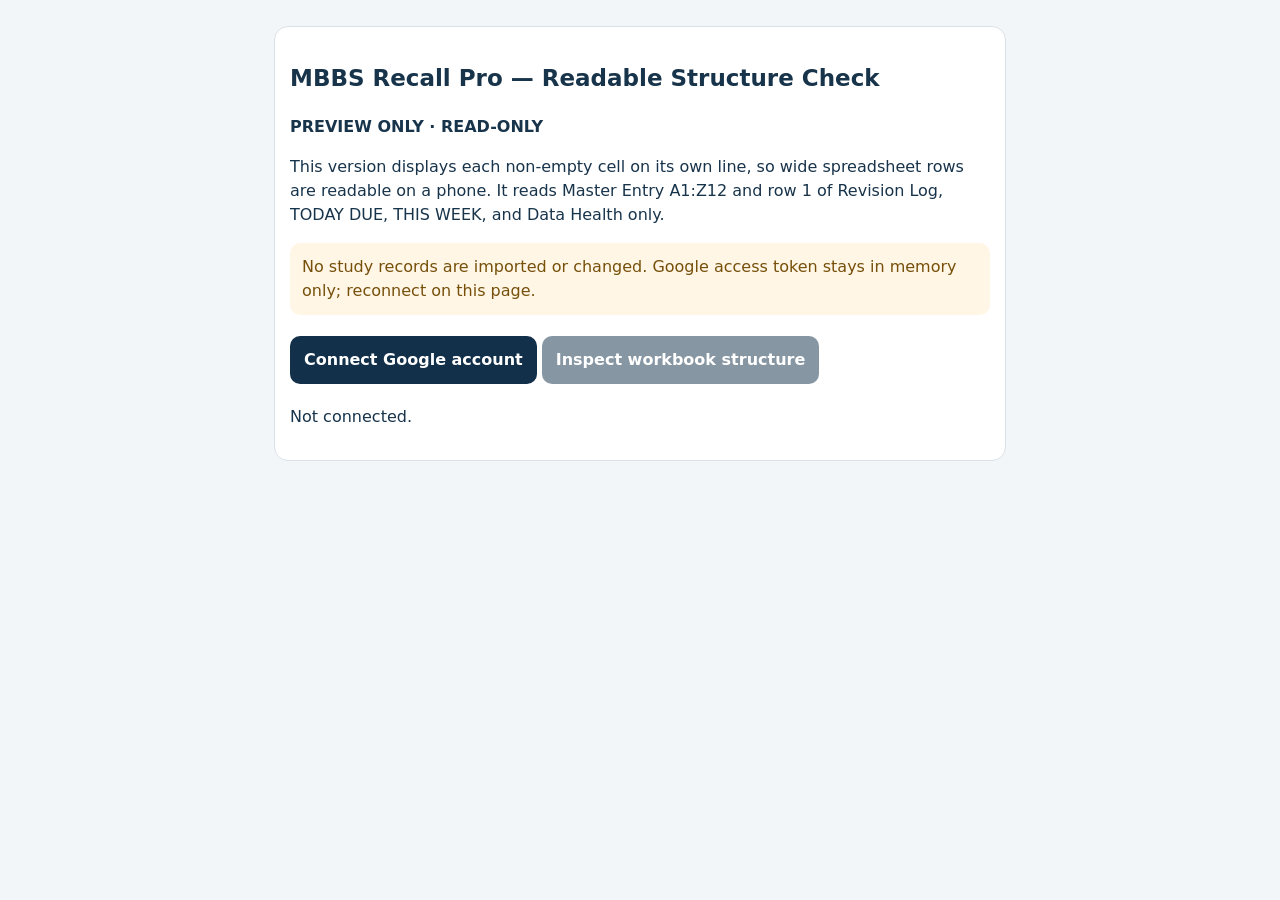
<file: preview/headers-v3.html>
<!doctype html>
<html lang="en"><head><meta charset="utf-8"><meta name="viewport" content="width=device-width,initial-scale=1"><meta name="theme-color" content="#12304a"><title>MBBS Recall Pro — Readable Structure Check</title>
<style>
*{box-sizing:border-box}body{font:16px/1.5 system-ui,sans-serif;max-width:760px;margin:0 auto;padding:14px;background:#f3f6f9;color:#18344b}section{background:#fff;border:1px solid #d9e2ea;border-radius:14px;padding:15px;margin:12px 0;overflow-wrap:anywhere}button{padding:12px 14px;border:0;border-radius:10px;background:#12304a;color:white;font:inherit;font-weight:700;margin:5px 5px 5px 0}button:disabled{opacity:.5}.notice{padding:12px;border-radius:10px;background:#fff6e5;color:#76500b}.ok{background:#e8f7ef;color:#176743}.err{background:#fff0ef;color:#922d27}.sheetrow{border:1px solid #e1e8ef;border-radius:10px;padding:10px;margin:10px 0}.rowtitle{font-weight:800;margin-bottom:7px}.cell{display:grid;grid-template-columns:42px minmax(0,1fr);gap:8px;padding:7px 0;border-top:1px solid #edf1f5}.col{font-weight:750;color:#36566d}.val{white-space:pre-wrap;overflow-wrap:anywhere;min-width:0}h1{font-size:23px}h2{font-size:19px}
</style></head>
<body><section><h1>MBBS Recall Pro — Readable Structure Check</h1><p><b>PREVIEW ONLY · READ-ONLY</b></p><p>This version displays each non-empty cell on its own line, so wide spreadsheet rows are readable on a phone. It reads Master Entry A1:Z12 and row 1 of Revision Log, TODAY DUE, THIS WEEK, and Data Health only.</p><p class="notice">No study records are imported or changed. Google access token stays in memory only; reconnect on this page.</p><button id="connect">Connect Google account</button><button id="inspect" disabled>Inspect workbook structure</button><p id="status" role="status">Not connected.</p></section><div id="results"></div>
<script src="./google-sheets-readonly.js?v=readable-v3"></script><script>
(()=>{'use strict';
const CLIENT='237396931415-v9qn32rpikjngn6tba2ljsv260rcp6aj.apps.googleusercontent.com';
const SHEET='1wSA5eYsTYCZE-q2CdGOiQshrr-bdTE-63Lo_iw3lBLE';
const status=document.getElementById('status'),connect=document.getElementById('connect'),inspect=document.getElementById('inspect'),results=document.getElementById('results');let busy=false;
function say(s,kind=''){status.className='notice '+kind;status.textContent=s;}
function colLetter(n){let s='';while(n>0){let r=(n-1)%26;s=String.fromCharCode(65+r)+s;n=Math.floor((n-1)/26)}return s;}
connect.addEventListener('click',async()=>{if(busy)return;busy=true;connect.disabled=true;try{await window.MBBSGoogleSheets.connect(CLIENT);inspect.disabled=false;say('Google connected. Ready to inspect.','ok')}catch(e){say(e.message||String(e),'err')}finally{busy=false;connect.disabled=false}});
inspect.addEventListener('click',async()=>{if(busy)return;busy=true;inspect.disabled=true;results.replaceChildren();say('Reading the selected small ranges…');const targets=[{title:'Master Entry — rows 1–12',range:"'Master Entry'!A1:Z12",master:true},{title:'Revision Log — row 1',range:"'Revision Log'!1:1"},{title:'TODAY DUE — row 1',range:"'TODAY DUE'!1:1"},{title:'THIS WEEK — row 1',range:"'THIS WEEK'!1:1"},{title:'Data Health — row 1',range:"'Data Health'!1:1"}];
try{for(const target of targets){const box=document.createElement('section'),heading=document.createElement('h2');heading.textContent=target.title;box.append(heading);try{const data=await window.MBBSGoogleSheets.readRange(SHEET,target.range),rows=data.values||[];if(!rows.length){const p=document.createElement('p');p.textContent='No non-empty cells returned.';box.append(p)}else rows.forEach((row,ri)=>{const nonempty=(row||[]).map((v,ci)=>({v,ci})).filter(x=>x.v!==''&&x.v!==null&&x.v!==undefined);if(!nonempty.length)return;const card=document.createElement('div');card.className='sheetrow';if(target.master){const rt=document.createElement('div');rt.className='rowtitle';rt.textContent='Spreadsheet row '+(ri+1);card.append(rt)}nonempty.forEach(x=>{const line=document.createElement('div');line.className='cell';const c=document.createElement('div');c.className='col';c.textContent=target.master?colLetter(x.ci+1):colLetter(x.ci+1);const v=document.createElement('div');v.className='val';v.textContent=String(x.v);line.append(c,v);card.append(line)});box.append(card)});if(!box.querySelector('.sheetrow')){const p=document.createElement('p');p.textContent='No non-empty cells returned in this range.';box.append(p)}}catch(e){const p=document.createElement('p');p.className='notice err';p.textContent=e.message||String(e);box.append(p)}results.append(box)}say('Done. Only the specified ranges were read. No records were imported or changed.','ok')}catch(e){say(e.message||String(e),'err')}finally{busy=false;inspect.disabled=false}});
})();
</script></body></html>
</file>
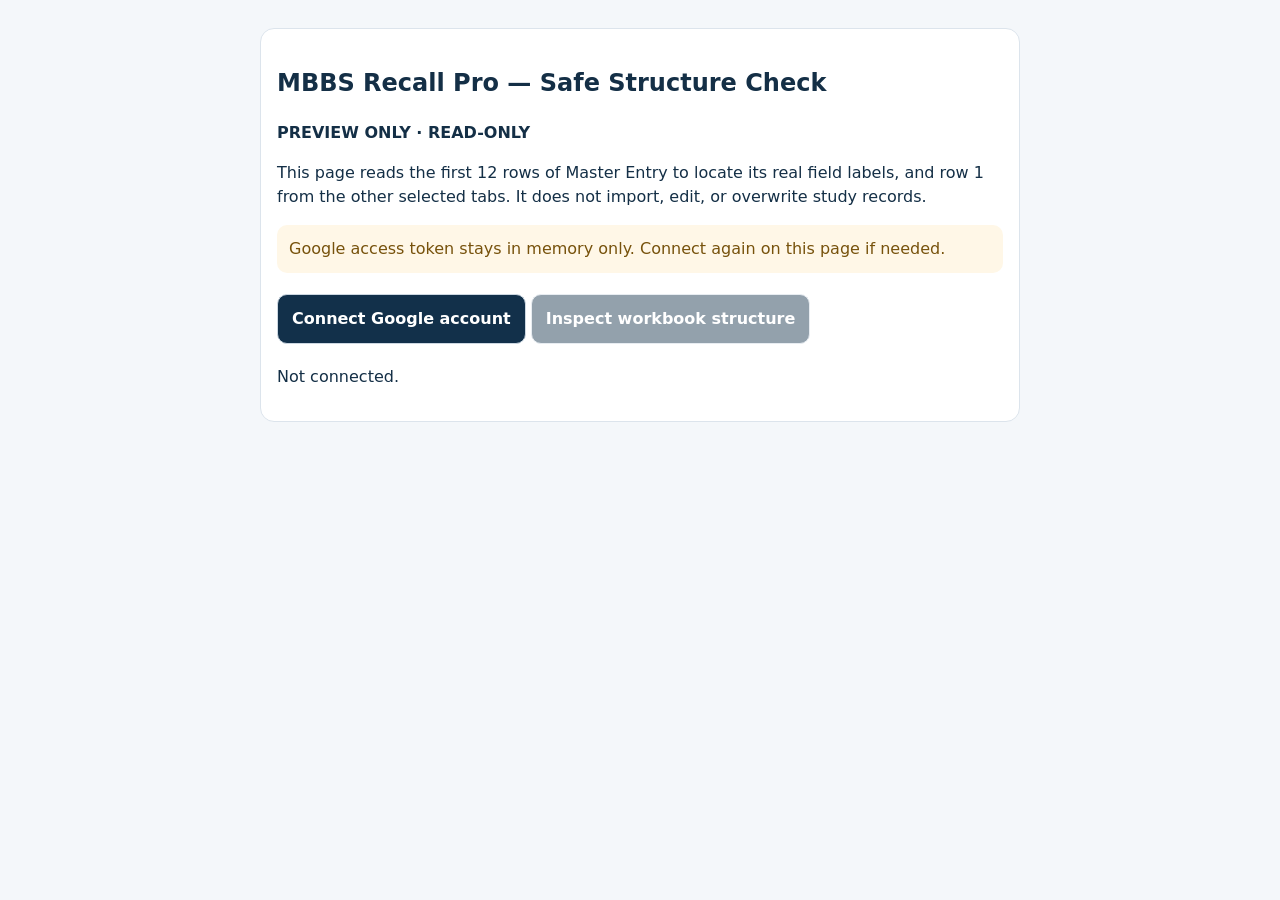
<file: preview/headers.html>
<!doctype html>
<html lang="en"><head><meta charset="utf-8"><meta name="viewport" content="width=device-width,initial-scale=1"><meta name="theme-color" content="#12304a"><title>MBBS Recall Pro — Safe Structure Check</title>
<style>body{font:16px/1.5 system-ui,sans-serif;max-width:760px;margin:0 auto;padding:16px;background:#f4f7fa;color:#142f46}section{background:#fff;border:1px solid #dce4ec;border-radius:14px;padding:16px;margin:12px 0}button{padding:12px 14px;border:1px solid #ccd7e1;border-radius:10px;background:#12304a;color:#fff;font:inherit;font-weight:700;margin:5px 5px 5px 0}button:disabled{opacity:.45}.notice{padding:12px;border-radius:10px;background:#fff7e7;color:#77520c}.ok{background:#eaf8f0;color:#176847}.err{background:#fff1f0;color:#922d27}table{border-collapse:collapse;width:100%;font-size:14px;table-layout:fixed}td,th{text-align:left;border-bottom:1px solid #e6edf2;padding:8px;overflow-wrap:anywhere;vertical-align:top}th:first-child{width:48px}h2{font-size:20px}</style></head>
<body><section><h1>MBBS Recall Pro — Safe Structure Check</h1><p><b>PREVIEW ONLY · READ-ONLY</b></p><p>This page reads the first 12 rows of Master Entry to locate its real field labels, and row 1 from the other selected tabs. It does not import, edit, or overwrite study records.</p><p class="notice">Google access token stays in memory only. Connect again on this page if needed.</p><button id="connect">Connect Google account</button><button id="inspect" disabled>Inspect workbook structure</button><p id="status" role="status">Not connected.</p></section><div id="results"></div>
<script src="./google-sheets-readonly.js"></script><script>
(() => {
const CLIENT='237396931415-v9qn32rpikjngn6tba2ljsv260rcp6aj.apps.googleusercontent.com';
const SHEET='1wSA5eYsTYCZE-q2CdGOiQshrr-bdTE-63Lo_iw3lBLE';
const status=document.getElementById('status'), connect=document.getElementById('connect'), inspect=document.getElementById('inspect'), results=document.getElementById('results');
let busy=false;
function say(s,kind=''){status.className='notice '+kind;status.textContent=s;}
connect.addEventListener('click',async()=>{if(busy)return;busy=true;connect.disabled=true;try{await window.MBBSGoogleSheets.connect(CLIENT);inspect.disabled=false;say('Google connected. Ready to inspect workbook structure.','ok');}catch(e){say(e.message||String(e),'err');}finally{busy=false;connect.disabled=false;}});
inspect.addEventListener('click',async()=>{if(busy)return;busy=true;inspect.disabled=true;results.replaceChildren();say('Reading only Master Entry rows 1–12 and row 1 of four other tabs…');const targets=[{title:'Master Entry',range:"'Master Entry'!A1:Z12"},{title:'Revision Log',range:"'Revision Log'!1:1"},{title:'TODAY DUE',range:"'TODAY DUE'!1:1"},{title:'THIS WEEK',range:"'THIS WEEK'!1:1"},{title:'Data Health',range:"'Data Health'!1:1"}];try{for(const target of targets){const box=document.createElement('section');const h=document.createElement('h2');h.textContent=target.title;box.append(h);try{const data=await window.MBBSGoogleSheets.readRange(SHEET,target.range);const rows=data.values||[];if(!rows.length){const p=document.createElement('p');p.textContent='No non-empty cells returned for this range.';box.append(p);}else{const table=document.createElement('table');rows.forEach((row,ri)=>{const tr=document.createElement('tr'),th=document.createElement('th');th.textContent=target.title==='Master Entry'?String(ri+1):'Col';tr.append(th);(row||[]).forEach((v,ci)=>{if(v!==''&&v!==null&&v!==undefined){const td=document.createElement('td');td.textContent=(target.title==='Master Entry'?'Column '+String.fromCharCode(65+ci)+': ':'')+String(v);tr.append(td);}});if(tr.children.length>1)table.append(tr);});if(!table.rows.length){const p=document.createElement('p');p.textContent='Range returned, but no non-empty cells were present.';box.append(p);}else box.append(table);}}catch(e){const p=document.createElement('p');p.className='notice err';p.textContent=e.message||String(e);box.append(p);}results.append(box);}say('Done. Only the specified small ranges were read. No records were imported or changed.','ok');}catch(e){say(e.message||String(e),'err');}finally{busy=false;inspect.disabled=false;}});
})();
</script></body></html>
</file>
